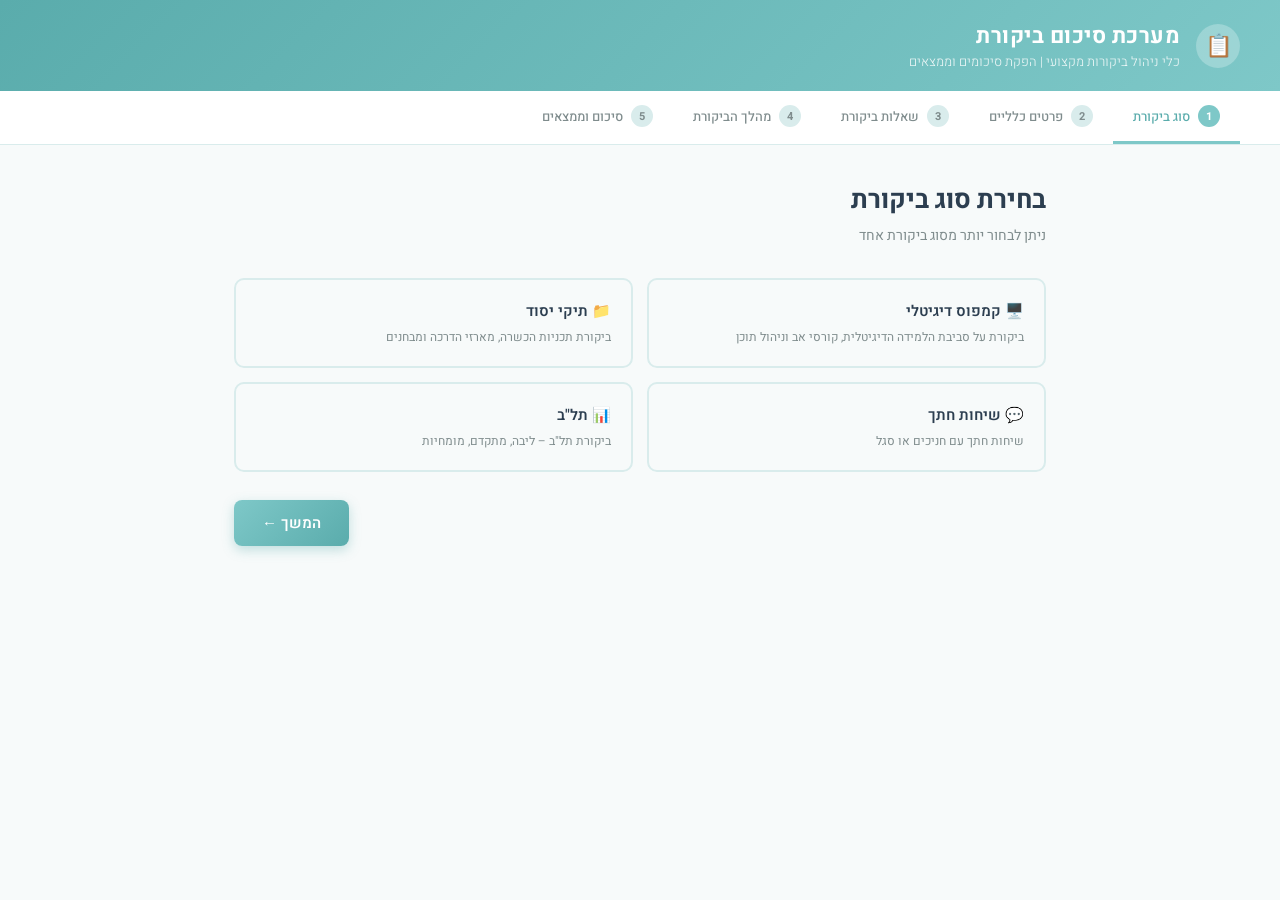
<file: index.html>
<!DOCTYPE html>
<html lang="he" dir="rtl">
<head>
<meta charset="UTF-8">
<meta name="viewport" content="width=device-width, initial-scale=1.0">
<title>מערכת סיכום ביקורת</title>
<link href="https://fonts.googleapis.com/css2?family=Heebo:wght@300;400;500;600;700&display=swap" rel="stylesheet">
<link rel="stylesheet" href="style.css">
</head>
<body>

<header>
  <div class="logo">📋</div>
  <div>
    <h1>מערכת סיכום ביקורת</h1>
    <p>כלי ניהול ביקורות מקצועי | הפקת סיכומים וממצאים</p>
  </div>
</header>
<div id="draft-indicator" style="position:fixed; bottom:20px; left:20px; background:var(--teal-dark); color:white; padding:8px 16px; border-radius:20px; font-size:13px; font-family:Heebo,sans-serif; opacity:0; transition:opacity 0.4s; z-index:999; pointer-events:none;"></div>

<div class="progress-bar">
  <div class="step active" id="step-1"><span class="step-num">1</span> סוג ביקורת</div>
  <div class="step" id="step-2"><span class="step-num">2</span> פרטים כלליים</div>
  <div class="step" id="step-3"><span class="step-num">3</span> שאלות ביקורת</div>
  <div class="step" id="step-4"><span class="step-num">4</span> מהלך הביקורת</div>
  <div class="step" id="step-5"><span class="step-num">5</span> סיכום וממצאים</div>
</div>

<div class="container">

  <!-- Draft banner -->
  <div id="draft-banner" style="display:none; align-items:center; justify-content:space-between; background:#E8F7F7; border:1px solid var(--teal); border-radius:10px; padding:12px 18px; margin-bottom:20px; font-size:13px; color:var(--teal-dark);">
    <span>📂 <strong>נמצאה טיוטה שמורה</strong> – הנתונים שלך שוחזרו אוטומטית</span>
    <button onclick="clearDraft()" style="background:none; border:1px solid var(--teal); border-radius:6px; padding:4px 10px; font-size:12px; color:var(--teal-dark); cursor:pointer; font-family:Heebo,sans-serif;">🗑 מחק טיוטה</button>
  </div>

  <!-- SCREEN 1: Audit Type -->
  <div class="screen active" id="screen-1">
    <div class="page-title">בחירת סוג ביקורת</div>
    <div class="page-subtitle">ניתן לבחור יותר מסוג ביקורת אחד</div>
    <div class="audit-types">
      <div class="audit-type-card" data-type="digital" onclick="toggleType(this)">
        <h3>🖥️ קמפוס דיגיטלי</h3>
        <p>ביקורת על סביבת הלמידה הדיגיטלית, קורסי אב וניהול תוכן</p>
      </div>
      <div class="audit-type-card" data-type="tik" onclick="toggleType(this)">
        <h3>📁 תיקי יסוד</h3>
        <p>ביקורת תכניות הכשרה, מארזי הדרכה ומבחנים</p>
      </div>
      <div class="audit-type-card" data-type="sikhot" onclick="toggleType(this)">
        <h3>💬 שיחות חתך</h3>
        <p>שיחות חתך עם חניכים או סגל</p>
      </div>
      <div class="audit-type-card" data-type="telb" onclick="toggleTelb(this)">
        <h3>📊 תל"ב</h3>
        <p>ביקורת תל"ב – ליבה, מתקדם, מומחיות</p>
        <div id="telb-subtypes" style="display:none; margin-top:12px; flex-direction:column; gap:8px;">
          <div class="telb-sub sub-selected" data-sub="liba" onclick="selectTelbSub(event,'liba')">ליבה</div>
          <div class="telb-sub disabled-sub" data-sub="advanced" onclick="selectTelbSub(event,'advanced')">מתקדם <span class="coming-soon">בפיתוח</span></div>
          <div class="telb-sub disabled-sub" data-sub="expert" onclick="selectTelbSub(event,'expert')">מומחיות <span class="coming-soon">בפיתוח</span></div>
        </div>
      </div>
    </div>
    <div class="nav-buttons" style="margin-top:28px;">
      <span></span>
      <button class="btn btn-primary" onclick="goToScreen(2)">המשך ←</button>
    </div>
  </div>

  <!-- SCREEN 2: Details -->
  <div class="screen" id="screen-2">
    <div class="page-title">פרטים כלליים</div>
    <div class="page-subtitle">מלא את הפרטים הבסיסיים של הביקורת</div>
    <div class="card">
      <div class="card-title">נתוני הביקורת</div>
      <div id="screen2-subtitle" class="card-subtitle">כל השדות הם שדות חובה <span style="color:#E57373;">*</span></div>
      <div class="form-grid">
        <div class="form-group">
          <label for="location">יחידה <span class="required-star" id="location-star">*</span></label>
          <select id="location">
            <option value="">-- בחר יחידה --</option>
            <option>בא"ח</option>
            <option>בא"פ</option>
            <option>חטיבה (בית ספר)</option>
            <option>מכללה</option>
            <option>פיקוד</option>
          </select>
        </div>
        <div class="form-group">
          <label for="date">תאריך <span class="required-star" id="date-star">*</span></label>
          <input type="date" id="date">
        </div>
        <div class="form-group full">
          <label for="subject">נושא <span class="required-star" id="subject-star">*</span></label>
          <input type="text" id="subject" placeholder="נושא הביקורת">
        </div>
        <div class="form-group">
          <label for="coordination">תיאום מול <span class="required-star" id="coordination-star">*</span></label>
          <input type="text" id="coordination" placeholder="שם הגורם המתואם">
        </div>
        <div class="form-group">
          <label for="inspector">מי ביקר <span class="required-star" id="inspector-star">*</span></label>
          <input type="text" id="inspector" placeholder="שם המבקר/ים">
        </div>
        <div class="form-group full">
          <label for="participants">משתתפים <span class="required-star" id="participants-star">*</span></label>
          <input type="text" id="participants" placeholder="שמות המשתתפים בביקורת">
        </div>
        <!-- Sikhot-only fields -->
        <div class="form-group full" id="sikhot-group-row" style="display:none;">
          <label>קבוצת השיחה <span class="required-star">*</span></label>
          <div class="group-type-selector">
            <div class="group-type-btn" id="btn-hanikhin" onclick="selectSikhotGroup('hanikhin')">👤 חניכים</div>
            <div class="group-type-btn" id="btn-sgal" onclick="selectSikhotGroup('sgal')">🎓 סגל</div>
          </div>
        </div>
        <div class="form-group full" id="sikhot-composition-row" style="display:none;">
          <label for="group-composition">הרכב הקבוצה</label>
          <textarea id="group-composition" rows="3" placeholder="פרט את הרכב הקבוצה (תפקידים, מספר משתתפים וכו')..."></textarea>
        </div>
      </div>
    </div>
    <div class="nav-buttons">
      <button class="btn btn-secondary" onclick="goToScreen(1)">→ חזור</button>
      <button class="btn btn-primary" onclick="goToScreen(3)">המשך ←</button>
    </div>
  </div>

  <!-- SCREEN 3: Questions -->
  <div class="screen" id="screen-3">
    <div class="page-title">שאלות ביקורת</div>
    <div class="page-subtitle">חובה לענות על כל השאלות. בדירוג 2 ו-3 יש למלא הערות חובה.</div>
    <div id="questions-container"></div>
    <div class="nav-buttons">
      <button class="btn btn-secondary" onclick="goToScreen(2)">→ חזור</button>
      <button class="btn btn-primary" onclick="goToScreen(4)">המשך ←</button>
    </div>
  </div>

  <!-- SCREEN 4: Audit Progress (optional) -->
  <div class="screen" id="screen-4">
    <div class="page-title">מהלך הביקורת</div>
    <div class="page-subtitle">שדה רשות – ניתן לדלג על מסך זה</div>
    <div class="card">
      <div class="card-title">מהלך הביקורת</div>
      <div class="card-subtitle">שדה זה אינו חובה</div>
      <div class="form-group">
        <textarea id="audit-progress" rows="7" placeholder="תאר את מהלך הביקורת..."></textarea>
      </div>
    </div>
    <div class="nav-buttons">
      <button class="btn btn-secondary" onclick="goToScreen(3)">→ חזור</button>
      <button class="btn btn-primary" onclick="goToScreen(5)">צור סיכום ←</button>
    </div>
  </div>

  <!-- SCREEN 5: Summary -->
  <div class="screen" id="screen-5">
    <div class="page-title">סיכום וממצאים</div>
    <div class="page-subtitle">מלא את הפרטים הנוספים ולאחר מכן הפק את הסיכום הסופי</div>
    <div id="summary-type-sections"></div>
    <div class="card" id="findings-section">
      <div class="card-title">ליקויים שנמצאו</div>
      <div class="card-subtitle">הליקויים מסוננים אוטומטית מהשאלות שסומנו כ"לא קיים"</div>
      <div id="findings-preview" class="findings-preview"></div>
    </div>
    <!-- Signature field -->
    <div class="card" style="margin-bottom:0;">
      <div class="card-title">חתימה</div>
      <div class="form-group">
        <label for="signature">נערך על ידי</label>
        <input type="text" id="signature" placeholder="שם המבקר לחתימה בסיום הסיכום..." oninput="updateFinalOutput()">
      </div>
    </div>

    <div class="copy-btn-wrap" style="margin-top:24px; gap:12px; display:flex; justify-content:flex-end; flex-wrap:wrap;">
      <button class="btn btn-secondary" onclick="goToScreen(4)">→ חזור</button>
      <button class="btn btn-secondary" onclick="downloadTxt()">⬇️ הורד כ-TXT</button>
      <button class="btn btn-orange" id="copy-btn" onclick="copyOutput()">📋 העתק סיכום מלא</button>
    </div>
    <div id="final-output-wrap" style="margin-top:16px;">
      <div class="card-title" style="margin-bottom:12px; font-size:15px;">תצוגה מקדימה של הסיכום</div>
      <div class="summary-output" id="final-output"></div>
    </div>
    <!-- Appendix -->
    <div class="card" style="margin-top:32px;">
      <div class="card-title">נספח ליקויים מלא</div>
      <div class="card-subtitle">טבלה מלאה של כל שאלות הביקורת, הדירוג שנבחר וההערות</div>
      <div style="display:flex; gap:10px; justify-content:flex-end; margin-bottom:14px;">
        <button class="btn btn-secondary" id="copy-appendix-btn" onclick="copyAppendix()">📋 העתק נספח</button>
        <button class="btn btn-orange" onclick="downloadAppendix()">⬇️ הורד כ-CSV</button>
      </div>
      <div id="appendix-container"></div>
    </div>
  </div>

</div>

<script src="app.js"></script>
</body>
</html>
</file>
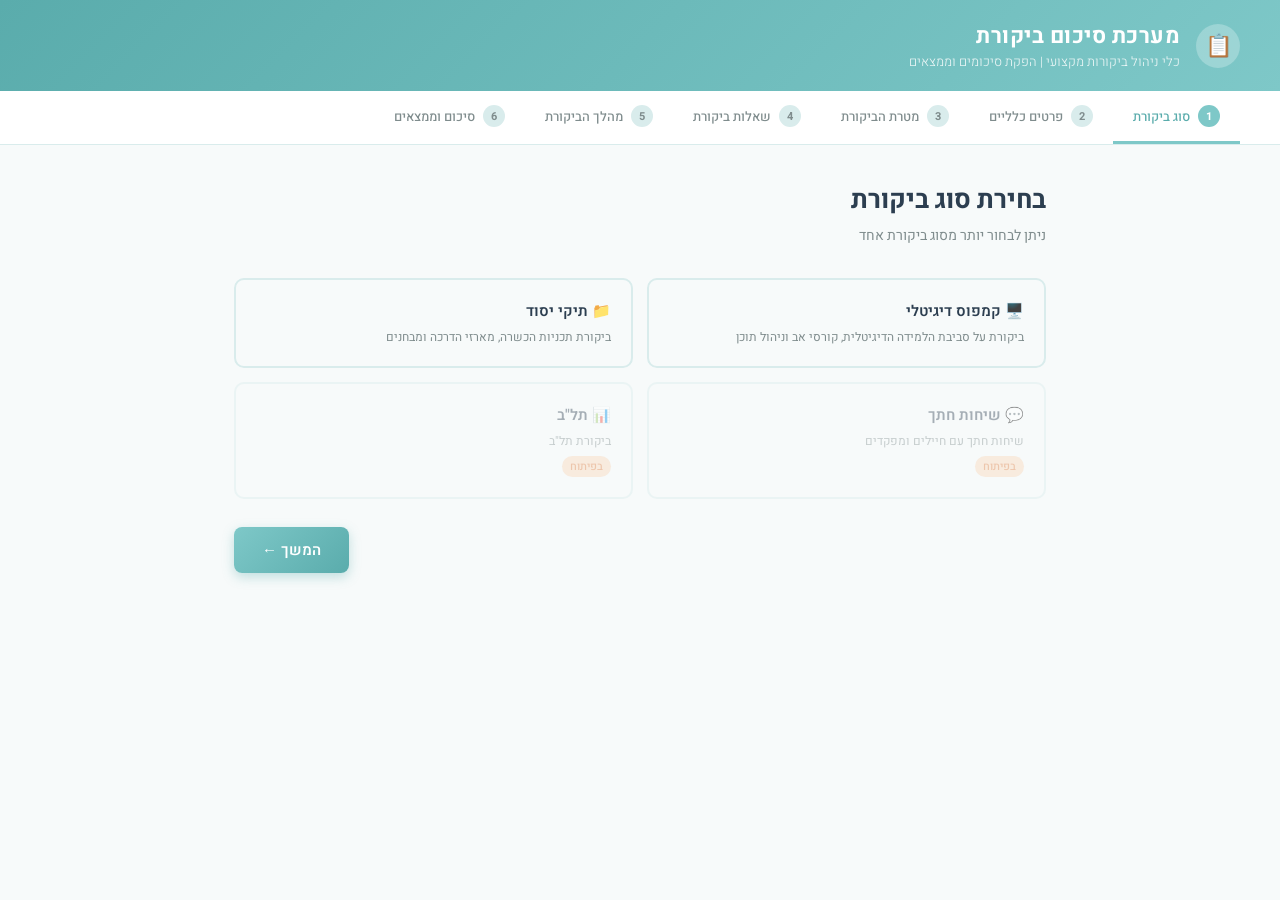
<file: audit-tool.html>
<!DOCTYPE html>
<html lang="he" dir="rtl">
<head>
<meta charset="UTF-8">
<meta name="viewport" content="width=device-width, initial-scale=1.0">
<title>מערכת סיכום ביקורת</title>
<link href="https://fonts.googleapis.com/css2?family=Heebo:wght@300;400;500;600;700&display=swap" rel="stylesheet">
<style>
  :root {
    --teal: #7EC8C8;
    --teal-light: #B8E4E4;
    --teal-dark: #5AACAC;
    --orange: #F4A261;
    --orange-light: #FAD5B5;
    --orange-dark: #E07B3A;
    --bg: #F7FAFA;
    --surface: #FFFFFF;
    --text: #2C3E50;
    --text-light: #7F8C8D;
    --border: #D9ECEC;
    --shadow: 0 2px 12px rgba(126,200,200,0.15);
    --radius: 10px;
  }

  * { box-sizing: border-box; margin: 0; padding: 0; }

  body {
    font-family: 'Heebo', sans-serif;
    background: var(--bg);
    color: var(--text);
    min-height: 100vh;
    direction: rtl;
  }

  header {
    background: linear-gradient(135deg, var(--teal-dark) 0%, var(--teal) 100%);
    color: white;
    padding: 20px 40px;
    display: flex;
    align-items: center;
    gap: 16px;
    box-shadow: 0 4px 16px rgba(90,172,172,0.3);
  }

  header .logo {
    width: 44px; height: 44px;
    background: rgba(255,255,255,0.25);
    border-radius: 50%;
    display: flex; align-items: center; justify-content: center;
    font-size: 22px;
  }

  header h1 { font-size: 22px; font-weight: 700; letter-spacing: 0.5px; }
  header p { font-size: 13px; opacity: 0.85; font-weight: 300; }

  .progress-bar {
    background: var(--surface);
    border-bottom: 1px solid var(--border);
    padding: 0 40px;
    display: flex;
    gap: 0;
    overflow-x: auto;
  }

  .step {
    padding: 14px 20px;
    font-size: 13px;
    font-weight: 500;
    color: var(--text-light);
    border-bottom: 3px solid transparent;
    white-space: nowrap;
    display: flex;
    align-items: center;
    gap: 8px;
    transition: all 0.3s;
  }

  .step.active {
    color: var(--teal-dark);
    border-bottom-color: var(--teal);
  }

  .step.done {
    color: var(--teal);
  }

  .step-num {
    width: 22px; height: 22px;
    border-radius: 50%;
    background: var(--border);
    color: var(--text-light);
    font-size: 11px;
    display: flex; align-items: center; justify-content: center;
    font-weight: 700;
    flex-shrink: 0;
  }

  .step.active .step-num { background: var(--teal); color: white; }
  .step.done .step-num { background: var(--teal-light); color: var(--teal-dark); }

  .container {
    max-width: 860px;
    margin: 0 auto;
    padding: 36px 24px;
  }

  .screen { display: none; }
  .screen.active { display: block; }

  .card {
    background: var(--surface);
    border-radius: var(--radius);
    padding: 32px;
    box-shadow: var(--shadow);
    margin-bottom: 24px;
    border: 1px solid var(--border);
  }

  .card-title {
    font-size: 17px;
    font-weight: 700;
    color: var(--teal-dark);
    margin-bottom: 8px;
    display: flex;
    align-items: center;
    gap: 10px;
  }

  .card-title::before {
    content: '';
    display: block;
    width: 4px; height: 20px;
    background: var(--orange);
    border-radius: 2px;
    flex-shrink: 0;
  }

  .card-subtitle {
    font-size: 13px;
    color: var(--text-light);
    margin-bottom: 24px;
  }

  /* Audit type selection */
  .audit-types {
    display: grid;
    grid-template-columns: 1fr 1fr;
    gap: 14px;
  }

  .audit-type-card {
    border: 2px solid var(--border);
    border-radius: var(--radius);
    padding: 20px;
    cursor: pointer;
    transition: all 0.25s;
    position: relative;
    background: var(--bg);
    user-select: none;
  }

  .audit-type-card:hover:not(.disabled) {
    border-color: var(--teal);
    background: var(--teal-light);
    transform: translateY(-2px);
  }

  .audit-type-card.selected {
    border-color: var(--teal-dark);
    background: linear-gradient(135deg, #E8F7F7 0%, #D0EEEE 100%);
  }

  .audit-type-card.disabled {
    opacity: 0.4;
    cursor: not-allowed;
  }

  .audit-type-card.selected::after {
    content: '✓';
    position: absolute;
    top: 10px;
    left: 10px;
    width: 22px; height: 22px;
    background: var(--teal-dark);
    color: white;
    border-radius: 50%;
    display: flex; align-items: center; justify-content: center;
    font-size: 12px;
    font-weight: 700;
  }

  .audit-type-card h3 { font-size: 15px; font-weight: 600; margin-bottom: 6px; }
  .audit-type-card p { font-size: 12px; color: var(--text-light); }
  .coming-soon {
    font-size: 11px;
    background: var(--orange-light);
    color: var(--orange-dark);
    padding: 2px 8px;
    border-radius: 20px;
    display: inline-block;
    margin-top: 6px;
    font-weight: 500;
  }

  /* Form elements */
  .form-grid {
    display: grid;
    grid-template-columns: 1fr 1fr;
    gap: 18px;
  }

  .form-group {
    display: flex;
    flex-direction: column;
    gap: 7px;
  }

  .form-group.full { grid-column: 1 / -1; }

  label {
    font-size: 13px;
    font-weight: 600;
    color: var(--text);
  }

  input[type="text"], input[type="date"], select, textarea {
    border: 1.5px solid var(--border);
    border-radius: 8px;
    padding: 10px 14px;
    font-family: 'Heebo', sans-serif;
    font-size: 14px;
    color: var(--text);
    background: var(--bg);
    transition: border-color 0.2s, box-shadow 0.2s;
    direction: rtl;
    width: 100%;
  }

  input:focus, select:focus, textarea:focus {
    outline: none;
    border-color: var(--teal);
    box-shadow: 0 0 0 3px rgba(126,200,200,0.2);
    background: white;
  }

  textarea { resize: vertical; min-height: 90px; }

  /* Questions */
  .topic-section {
    margin-bottom: 28px;
  }

  .topic-title {
    font-size: 15px;
    font-weight: 700;
    color: var(--teal-dark);
    padding: 10px 14px;
    background: linear-gradient(135deg, var(--teal-light) 0%, #D5EEEE 100%);
    border-radius: 8px;
    margin-bottom: 12px;
    border-right: 4px solid var(--teal-dark);
  }

  .question-item {
    border: 1.5px solid var(--border);
    border-radius: 8px;
    padding: 16px;
    margin-bottom: 10px;
    background: var(--surface);
    transition: border-color 0.2s;
  }

  .question-item:hover { border-color: var(--teal-light); }

  .question-text {
    font-size: 14px;
    font-weight: 500;
    margin-bottom: 12px;
    line-height: 1.6;
  }

  .question-text em {
    font-style: normal;
    font-weight: 700;
    color: var(--teal-dark);
  }

  .rating-buttons {
    display: flex;
    gap: 8px;
    margin-bottom: 10px;
    flex-wrap: wrap;
  }

  .rating-btn {
    padding: 7px 16px;
    border-radius: 20px;
    border: 1.5px solid var(--border);
    font-family: 'Heebo', sans-serif;
    font-size: 13px;
    font-weight: 500;
    cursor: pointer;
    background: var(--bg);
    color: var(--text-light);
    transition: all 0.2s;
  }

  .rating-btn:hover { border-color: var(--teal); color: var(--teal-dark); }

  .rating-btn.selected-1 { background: #D4EDDA; border-color: #5DB87A; color: #2D7A4B; }
  .rating-btn.selected-2 { background: #FFF3CD; border-color: #FFC107; color: #8A6200; }
  .rating-btn.selected-3 { background: #FDECEA; border-color: #E57373; color: #C62828; }

  .question-notes {
    border: 1.5px solid var(--border);
    border-radius: 6px;
    padding: 8px 12px;
    font-family: 'Heebo', sans-serif;
    font-size: 13px;
    width: 100%;
    background: var(--bg);
    color: var(--text);
    resize: vertical;
    min-height: 60px;
    display: none;
    direction: rtl;
    margin-top: 8px;
  }

  .question-notes.visible { display: block; }

  /* Buttons */
  .btn {
    padding: 12px 28px;
    border-radius: 8px;
    font-family: 'Heebo', sans-serif;
    font-size: 15px;
    font-weight: 600;
    cursor: pointer;
    border: none;
    transition: all 0.2s;
  }

  .btn-primary {
    background: linear-gradient(135deg, var(--teal) 0%, var(--teal-dark) 100%);
    color: white;
    box-shadow: 0 4px 12px rgba(90,172,172,0.35);
  }

  .btn-primary:hover {
    transform: translateY(-2px);
    box-shadow: 0 6px 18px rgba(90,172,172,0.45);
  }

  .btn-secondary {
    background: transparent;
    color: var(--teal-dark);
    border: 1.5px solid var(--teal);
  }

  .btn-secondary:hover { background: var(--teal-light); }

  .btn-orange {
    background: linear-gradient(135deg, var(--orange) 0%, var(--orange-dark) 100%);
    color: white;
    box-shadow: 0 4px 12px rgba(244,162,97,0.35);
  }

  .btn-orange:hover {
    transform: translateY(-2px);
    box-shadow: 0 6px 18px rgba(244,162,97,0.45);
  }

  .nav-buttons {
    display: flex;
    justify-content: space-between;
    align-items: center;
    margin-top: 8px;
  }

  /* Summary output */
  .summary-output {
    background: #FAFFFE;
    border: 1.5px solid var(--border);
    border-radius: var(--radius);
    padding: 32px;
    font-size: 14px;
    line-height: 2;
    white-space: pre-wrap;
    font-family: 'Heebo', sans-serif;
    direction: rtl;
    color: var(--text);
  }

  .copy-btn-wrap {
    display: flex;
    justify-content: flex-end;
    margin-bottom: 12px;
  }

  .page-title {
    font-size: 26px;
    font-weight: 700;
    color: var(--text);
    margin-bottom: 6px;
  }

  .page-subtitle {
    font-size: 14px;
    color: var(--text-light);
    margin-bottom: 32px;
  }

  .alert {
    background: #FFF3CD;
    border: 1px solid #FFD700;
    border-radius: 8px;
    padding: 12px 16px;
    font-size: 13px;
    color: #7A5800;
    margin-bottom: 20px;
  }

  .section-divider {
    height: 1px;
    background: var(--border);
    margin: 24px 0;
  }

  @media (max-width: 600px) {
    .audit-types { grid-template-columns: 1fr; }
    .form-grid { grid-template-columns: 1fr; }
    .container { padding: 20px 14px; }
    header { padding: 16px 20px; }
  }

  .badge {
    display: inline-block;
    padding: 3px 10px;
    border-radius: 20px;
    font-size: 12px;
    font-weight: 600;
    background: var(--teal-light);
    color: var(--teal-dark);
    margin-right: 8px;
  }

  .findings-preview {
    margin-top: 16px;
  }

  .finding-chip {
    display: inline-flex;
    align-items: center;
    gap: 6px;
    background: #FDECEA;
    border: 1px solid #E57373;
    border-radius: 20px;
    padding: 4px 12px;
    font-size: 12px;
    color: #C62828;
    margin: 4px;
  }
</style>
</head>
<body>

<header>
  <div class="logo">📋</div>
  <div>
    <h1>מערכת סיכום ביקורת</h1>
    <p>כלי ניהול ביקורות מקצועי | הפקת סיכומים וממצאים</p>
  </div>
</header>

<div class="progress-bar">
  <div class="step active" id="step-1"><span class="step-num">1</span> סוג ביקורת</div>
  <div class="step" id="step-2"><span class="step-num">2</span> פרטים כלליים</div>
  <div class="step" id="step-3"><span class="step-num">3</span> מטרת הביקורת</div>
  <div class="step" id="step-4"><span class="step-num">4</span> שאלות ביקורת</div>
  <div class="step" id="step-5"><span class="step-num">5</span> מהלך הביקורת</div>
  <div class="step" id="step-6"><span class="step-num">6</span> סיכום וממצאים</div>
</div>

<div class="container">

  <!-- SCREEN 1: Audit Type -->
  <div class="screen active" id="screen-1">
    <div class="page-title">בחירת סוג ביקורת</div>
    <div class="page-subtitle">ניתן לבחור יותר מסוג ביקורת אחד</div>

    <div class="audit-types">
      <div class="audit-type-card" data-type="digital" onclick="toggleType(this)">
        <h3>🖥️ קמפוס דיגיטלי</h3>
        <p>ביקורת על סביבת הלמידה הדיגיטלית, קורסי אב וניהול תוכן</p>
      </div>
      <div class="audit-type-card" data-type="tik" onclick="toggleType(this)">
        <h3>📁 תיקי יסוד</h3>
        <p>ביקורת תכניות הכשרה, מארזי הדרכה ומבחנים</p>
      </div>
      <div class="audit-type-card disabled" data-type="sikhot">
        <h3>💬 שיחות חתך</h3>
        <p>שיחות חתך עם חיילים ומפקדים</p>
        <span class="coming-soon">בפיתוח</span>
      </div>
      <div class="audit-type-card disabled" data-type="telb">
        <h3>📊 תל"ב</h3>
        <p>ביקורת תל"ב</p>
        <span class="coming-soon">בפיתוח</span>
      </div>
    </div>

    <div class="nav-buttons" style="margin-top:28px;">
      <span></span>
      <button class="btn btn-primary" onclick="goToScreen(2)">המשך ←</button>
    </div>
  </div>

  <!-- SCREEN 2: Details -->
  <div class="screen" id="screen-2">
    <div class="page-title">פרטים כלליים</div>
    <div class="page-subtitle">מלא את הפרטים הבסיסיים של הביקורת</div>

    <div class="card">
      <div class="card-title">נתוני הביקורת</div>
      <div class="card-subtitle">כל השדות חשובים לדוח הסיכום הסופי</div>
      <div class="form-grid">
        <div class="form-group">
          <label for="location">מיקום</label>
          <select id="location">
            <option value="">-- בחר מיקום --</option>
            <option>בא"ח</option>
            <option>בא"פ</option>
            <option>חטיבה (בית ספר)</option>
            <option>מכללה</option>
            <option>פיקוד</option>
          </select>
        </div>
        <div class="form-group">
          <label for="date">תאריך</label>
          <input type="date" id="date">
        </div>
        <div class="form-group full">
          <label for="subject">נושא</label>
          <input type="text" id="subject" placeholder="נושא הביקורת">
        </div>
        <div class="form-group">
          <label for="coordination">תיאום מול</label>
          <input type="text" id="coordination" placeholder="שם הגורם המתואם">
        </div>
        <div class="form-group">
          <label for="inspector">מי ביקר</label>
          <input type="text" id="inspector" placeholder="שם המבקר/ים">
        </div>
        <div class="form-group full">
          <label for="participants">משתתפים</label>
          <input type="text" id="participants" placeholder="שמות המשתתפים בביקורת">
        </div>
      </div>
    </div>

    <div class="nav-buttons">
      <button class="btn btn-secondary" onclick="goToScreen(1)">→ חזור</button>
      <button class="btn btn-primary" onclick="goToScreen(3)">המשך ←</button>
    </div>
  </div>

  <!-- SCREEN 3: Audit Goal -->
  <div class="screen" id="screen-3">
    <div class="page-title">מטרת הביקורת</div>
    <div class="page-subtitle">פרט את מטרות הביקורת שתיכלל בדוח</div>

    <div class="card">
      <div class="card-title">מטרת הביקורת</div>
      <div class="form-group">
        <textarea id="audit-goal" rows="6" placeholder="תאר את מטרות הביקורת..."></textarea>
      </div>
    </div>

    <div class="nav-buttons">
      <button class="btn btn-secondary" onclick="goToScreen(2)">→ חזור</button>
      <button class="btn btn-primary" onclick="goToScreen(4)">המשך ←</button>
    </div>
  </div>

  <!-- SCREEN 4: Questions -->
  <div class="screen" id="screen-4">
    <div class="page-title">שאלות ביקורת</div>
    <div class="page-subtitle">סמן 1-3 לכל שאלה: קיים / קיים חלקית / לא קיים</div>

    <div id="questions-container"></div>

    <div class="nav-buttons">
      <button class="btn btn-secondary" onclick="goToScreen(3)">→ חזור</button>
      <button class="btn btn-primary" onclick="goToScreen(5)">המשך ←</button>
    </div>
  </div>

  <!-- SCREEN 5: Audit Progress -->
  <div class="screen" id="screen-5">
    <div class="page-title">מהלך הביקורת</div>
    <div class="page-subtitle">תאר את מהלך הביקורת שיכלל בדוח</div>

    <div class="card">
      <div class="card-title">מהלך הביקורת</div>
      <div class="form-group">
        <textarea id="audit-progress" rows="7" placeholder="תאר את מהלך הביקורת..."></textarea>
      </div>
    </div>

    <div class="nav-buttons">
      <button class="btn btn-secondary" onclick="goToScreen(4)">→ חזור</button>
      <button class="btn btn-primary" onclick="buildSummaryScreen(); goToScreen(6)">צור סיכום ←</button>
    </div>
  </div>

  <!-- SCREEN 6: Summary -->
  <div class="screen" id="screen-6">
    <div class="page-title">סיכום וממצאים</div>
    <div class="page-subtitle">מלא את הפרטים הנוספים ולאחר מכן הפק את הסיכום הסופי</div>

    <div id="summary-type-sections"></div>

    <div class="card" id="findings-section">
      <div class="card-title">ליקויים שנמצאו</div>
      <div class="card-subtitle">הליקויים מסוננים אוטומטית מהשאלות שסומנו כ"לא קיים"</div>
      <div id="findings-preview" class="findings-preview"></div>
    </div>

    <div class="copy-btn-wrap" style="margin-top:24px; gap: 12px; display:flex; justify-content: flex-end;">
      <button class="btn btn-secondary" onclick="goToScreen(5)">→ חזור</button>
      <button class="btn btn-orange" onclick="copyOutput()">📋 העתק סיכום מלא</button>
    </div>

    <div id="final-output-wrap" style="margin-top:16px;">
      <div class="card-title" style="margin-bottom:12px; font-size:15px;">תצוגה מקדימה של הסיכום</div>
      <div class="summary-output" id="final-output"></div>
    </div>
  </div>

</div>

<script>
// Data
const auditTypes = {
  digital: 'קמפוס דיגיטלי',
  tik: 'תיקי יסוד'
};

const questions = {
  digital: {
    title: 'קמפוס דיגיטלי',
    topics: [
      {
        title: '1. קורסי אב',
        questions: [
          'האם קיימים קורסי אב התואמים את <em>תיק היסוד</em>?',
          'האם <em>כלי הערכה</em> מקושרים ממאגר התוכן היחידתי בעץ ניהול ההדרכה, אל קורס האב: מבחנים, דפי תצפית, משוב?',
          'האם <em>המידע המקצועי</em> מקושר מהתוכן אשר מופיע בתיק היסוד?',
          'האם <em>המשקלים</em> בעץ ההערכה תואמים את תיק היסוד?',
          'האם <em>המבחנים המתוקפים</em> נמצאים בקורס האב והאם נעשה שימוש ע"ג המערכת?'
        ]
      },
      {
        title: '2. ניהול תוכן',
        questions: [
          'האם קיימים <em>מצגות, סרטונים, לומדות</em> ושיעורים התומכים את נושאי הלימוד וההדרכה ולא קיימים בו תכנים שאינם הדרכתיים?',
          'האם קיימים <em>מאגרי שאלות</em> לפי נושאים, השאלות מוגדרות לפי רמת קושי וסיווג רלוונטי?'
        ]
      },
      {
        title: '3. פיתוח סגל',
        questions: [
          'האם מתקיימת במהלך הכנת הסגל <em>הדרכה בנושא הקמפוס הדיגיטלי לסגל</em> - הזנות על חניכים, שימוש בדוחות, שימוש בלו"ז ועוד?'
        ]
      },
      {
        title: '4. ניהול סביבת למידה',
        questions: [
          'האם מבצעים <em>סיכומי מחזור</em> לשם זיכרון ארגוני? (כולל שאלוני משוב לחניכים וסיכום כתוב הכולל הפק"ל)'
        ]
      }
    ]
  },
  tik: {
    title: 'תיקי יסוד',
    topics: [
      {
        title: '1. תכנית ההכשרה',
        questions: [
          'האם לקחים ושינויים עקרוניים בתכניות ההכשרה מעודכנים בתיקי היסוד?',
          'האם <em>תכניות הכשרה</em> מתקיימות בפועל בהתאמה לתיקי היסוד?',
          'האם לקראת כל מחזור הכשרה מתקיים <em>אישור תוכניות</em> אל מול תיק יסוד?'
        ]
      },
      {
        title: '2. מארזי הדרכה',
        questions: [
          'האם מוגדרות <em>מטרות הדרכתיות</em> במארזי ההדרכה ומבנה יחידת הלימוד והשיטה מותאמים להשגת המטרות?',
          '<em>מערכי השיעור</em> כוללים הנחיות מקצועיות והדרכתיות מספקות למדריך, ובמידת הצורך מותאמים להעברת השיעור עם מצגת/עזרים אחרים?'
        ]
      },
      {
        title: '3. מבחנים',
        questions: [
          'לכל מבחן עיוני קיימת הגדרה של נושא המבחן והמשקל היחסי שלהם במבחן (כמו טבלת מתאר)?',
          'קיימים <em>דפי הערכה</em> למבחן מעשי (תפעול אמצעים, התנסויות פיקודיות/הדרכתיות)?',
          'האם <em>המבחנים המעשיים והעיוניים</em> מאושרים על ידי גורם תורתי/מקצועי והדרכתי?'
        ]
      }
    ]
  }
};

// State
let state = {
  selectedTypes: [],
  answers: {}, // key: "type_topicIdx_qIdx" => {rating: 1|2|3, notes: ""}
  summaryTexts: {} // key: type => text
};

function toggleType(el) {
  if (el.classList.contains('disabled')) return;
  const type = el.dataset.type;
  el.classList.toggle('selected');
  if (state.selectedTypes.includes(type)) {
    state.selectedTypes = state.selectedTypes.filter(t => t !== type);
  } else {
    state.selectedTypes.push(type);
  }
}

function goToScreen(n) {
  if (n === 1) {
    // ok
  } else if (n === 2) {
    if (state.selectedTypes.length === 0) {
      alert('יש לבחור לפחות סוג ביקורת אחד');
      return;
    }
  }

  document.querySelectorAll('.screen').forEach(s => s.classList.remove('active'));
  document.getElementById('screen-' + n).classList.add('active');

  // Update progress
  for (let i = 1; i <= 6; i++) {
    const step = document.getElementById('step-' + i);
    step.classList.remove('active', 'done');
    if (i < n) step.classList.add('done');
    if (i === n) step.classList.add('active');
  }

  if (n === 4) buildQuestionsScreen();
  window.scrollTo(0, 0);
}

function stripHtml(html) {
  return html.replace(/<[^>]+>/g, '');
}

function buildQuestionsScreen() {
  const container = document.getElementById('questions-container');
  container.innerHTML = '';

  state.selectedTypes.forEach(type => {
    if (!questions[type]) return;
    const auditData = questions[type];

    const typeHeader = document.createElement('div');
    typeHeader.innerHTML = `<div style="font-size:18px; font-weight:700; color:var(--orange-dark); margin-bottom:20px; margin-top:12px; display:flex; align-items:center; gap:10px;"><span style="background:var(--orange-light); padding:4px 14px; border-radius:20px;">${auditData.title}</span></div>`;
    container.appendChild(typeHeader);

    const card = document.createElement('div');
    card.className = 'card';
    card.style.marginBottom = '24px';

    auditData.topics.forEach((topic, topicIdx) => {
      const topicDiv = document.createElement('div');
      topicDiv.className = 'topic-section';

      const topicTitle = document.createElement('div');
      topicTitle.className = 'topic-title';
      topicTitle.textContent = topic.title;
      topicDiv.appendChild(topicTitle);

      topic.questions.forEach((q, qIdx) => {
        const key = `${type}_${topicIdx}_${qIdx}`;
        if (!state.answers[key]) state.answers[key] = { rating: 0, notes: '' };

        const qItem = document.createElement('div');
        qItem.className = 'question-item';

        const qText = document.createElement('div');
        qText.className = 'question-text';
        qText.innerHTML = q;

        const ratingDiv = document.createElement('div');
        ratingDiv.className = 'rating-buttons';

        const ratings = [
          { val: 1, label: '1 – קיים', cls: 'selected-1' },
          { val: 2, label: '2 – קיים חלקית', cls: 'selected-2' },
          { val: 3, label: '3 – לא קיים', cls: 'selected-3' }
        ];

        const notesArea = document.createElement('textarea');
        notesArea.className = 'question-notes';
        notesArea.placeholder = 'הערות (אופציונלי)...';
        notesArea.value = state.answers[key].notes;
        notesArea.addEventListener('input', e => {
          state.answers[key].notes = e.target.value;
        });

        ratings.forEach(r => {
          const btn = document.createElement('button');
          btn.className = 'rating-btn';
          btn.textContent = r.label;
          if (state.answers[key].rating === r.val) {
            btn.classList.add(r.cls);
            if (r.val === 3) notesArea.classList.add('visible');
          }
          btn.addEventListener('click', () => {
            ratingDiv.querySelectorAll('.rating-btn').forEach(b => b.className = 'rating-btn');
            btn.classList.add(r.cls);
            state.answers[key].rating = r.val;
            if (r.val === 3) {
              notesArea.classList.add('visible');
            } else {
              notesArea.classList.remove('visible');
            }
          });
          ratingDiv.appendChild(btn);
        });

        qItem.appendChild(qText);
        qItem.appendChild(ratingDiv);
        qItem.appendChild(notesArea);
        topicDiv.appendChild(qItem);
      });

      card.appendChild(topicDiv);
    });

    container.appendChild(card);
  });
}

function buildSummaryScreen() {
  const sectionsDiv = document.getElementById('summary-type-sections');
  sectionsDiv.innerHTML = '';

  state.selectedTypes.forEach(type => {
    const typeName = auditTypes[type] || type;
    const card = document.createElement('div');
    card.className = 'card';

    const titleDiv = document.createElement('div');
    titleDiv.className = 'card-title';
    titleDiv.textContent = typeName;

    const subtitle = document.createElement('div');
    subtitle.className = 'card-subtitle';
    subtitle.textContent = 'מלל חופשי לסיכום סוג ביקורת זה';

    const ta = document.createElement('textarea');
    ta.rows = 5;
    ta.style.width = '100%';
    ta.style.border = '1.5px solid var(--border)';
    ta.style.borderRadius = '8px';
    ta.style.padding = '10px 14px';
    ta.style.fontFamily = 'Heebo, sans-serif';
    ta.style.fontSize = '14px';
    ta.style.direction = 'rtl';
    ta.style.resize = 'vertical';
    ta.placeholder = `פרט ממצאים לגבי ${typeName}...`;
    ta.value = state.summaryTexts[type] || '';
    ta.addEventListener('input', e => {
      state.summaryTexts[type] = e.target.value;
      updateFinalOutput();
    });

    card.appendChild(titleDiv);
    card.appendChild(subtitle);
    card.appendChild(ta);
    sectionsDiv.appendChild(card);
  });

  // Build findings
  const findingsDiv = document.getElementById('findings-preview');
  findingsDiv.innerHTML = '';
  const findings = getFindings();
  if (findings.length === 0) {
    findingsDiv.innerHTML = '<p style="color:var(--text-light); font-size:13px;">לא נמצאו ליקויים (לא סומנו שאלות כ"לא קיים")</p>';
  } else {
    findings.forEach(f => {
      const chip = document.createElement('div');
      chip.className = 'finding-chip';
      chip.style.display = 'flex';
      chip.style.flexDirection = 'column';
      chip.style.alignItems = 'flex-start';
      chip.style.borderRadius = '8px';
      chip.style.margin = '6px 0';
      chip.style.padding = '8px 14px';
      chip.innerHTML = `<span style="font-weight:600;">• ${f.text}</span>${f.notes ? `<span style="font-size:11px; color:#888; margin-top:3px;">(${f.notes})</span>` : ''}`;
      findingsDiv.appendChild(chip);
    });
  }

  updateFinalOutput();
}

function getFindings() {
  const findings = [];
  Object.keys(state.answers).forEach(key => {
    const ans = state.answers[key];
    if (ans.rating === 3) {
      const parts = key.split('_');
      const type = parts[0];
      const topicIdx = parseInt(parts[1]);
      const qIdx = parseInt(parts[2]);
      if (questions[type] && questions[type].topics[topicIdx]) {
        const rawQ = questions[type].topics[topicIdx].questions[qIdx];
        findings.push({
          text: stripHtml(rawQ),
          notes: ans.notes
        });
      }
    }
  });
  return findings;
}

function updateFinalOutput() {
  const loc = document.getElementById('location').value;
  const date = document.getElementById('date').value;
  const subject = document.getElementById('subject').value;
  const coord = document.getElementById('coordination').value;
  const inspector = document.getElementById('inspector').value;
  const participants = document.getElementById('participants').value;
  const goal = document.getElementById('audit-goal').value;
  const progress = document.getElementById('audit-progress').value;

  let dateFormatted = date;
  if (date) {
    const d = new Date(date);
    dateFormatted = d.toLocaleDateString('he-IL');
  }

  let output = '';
  output += `ביקורת ${state.selectedTypes.map(t => auditTypes[t]).join(' + ')}\n`;
  output += `═══════════════════════════════════\n\n`;
  output += `מיקום: ${loc || '___'}\n`;
  output += `תאריך: ${dateFormatted || '___'}\n`;
  output += `נושא: ${subject || '___'}\n`;
  output += `תיאום מול: ${coord || '___'}\n`;
  output += `מי ביקר: ${inspector || '___'}\n`;
  output += `משתתפים: ${participants || '___'}\n`;
  output += `\nמטרת הביקורת:\n${goal || '___'}\n`;
  output += `\nמהלך הביקורת:\n${progress || '___'}\n`;
  output += `\n═══════════════════════════════════\n`;
  output += `סיכום וממצאים\n`;
  output += `═══════════════════════════════════\n\n`;

  state.selectedTypes.forEach(type => {
    const typeName = auditTypes[type] || type;
    output += `${typeName}:\n`;
    output += `${state.summaryTexts[type] || '___'}\n\n`;
  });

  const findings = getFindings();
  if (findings.length > 0) {
    output += `ליקויים:\n`;
    findings.forEach(f => {
      output += `• ${f.text}`;
      if (f.notes) output += ` (${f.notes})`;
      output += '\n';
    });
    output += '\n';
  }

  output += `תג"ב אחרון לתיקון ליקויים אלו הינו: ___________`;

  document.getElementById('final-output').textContent = output;
}

function copyOutput() {
  updateFinalOutput();
  const text = document.getElementById('final-output').textContent;
  navigator.clipboard.writeText(text).then(() => {
    const btn = document.querySelector('.btn-orange');
    const orig = btn.textContent;
    btn.textContent = '✅ הועתק בהצלחה!';
    btn.style.background = 'linear-gradient(135deg, #5DB87A, #3A9A5C)';
    setTimeout(() => {
      btn.textContent = orig;
      btn.style.background = '';
    }, 2000);
  });
}
</script>
</body>
</html>
</file>
<file: style.css>
:root {
  --teal: #7EC8C8;
  --teal-light: #B8E4E4;
  --teal-dark: #5AACAC;
  --orange: #F4A261;
  --orange-light: #FAD5B5;
  --orange-dark: #E07B3A;
  --bg: #F7FAFA;
  --surface: #FFFFFF;
  --text: #2C3E50;
  --text-light: #7F8C8D;
  --border: #D9ECEC;
  --shadow: 0 2px 12px rgba(126,200,200,0.15);
  --radius: 10px;
}

* { box-sizing: border-box; margin: 0; padding: 0; }

body {
  font-family: 'Heebo', sans-serif;
  background: var(--bg);
  color: var(--text);
  min-height: 100vh;
  direction: rtl;
}

header {
  background: linear-gradient(135deg, var(--teal-dark) 0%, var(--teal) 100%);
  color: white;
  padding: 20px 40px;
  display: flex;
  align-items: center;
  gap: 16px;
  box-shadow: 0 4px 16px rgba(90,172,172,0.3);
}

header .logo {
  width: 44px; height: 44px;
  background: rgba(255,255,255,0.25);
  border-radius: 50%;
  display: flex; align-items: center; justify-content: center;
  font-size: 22px;
}

header h1 { font-size: 22px; font-weight: 700; letter-spacing: 0.5px; }
header p { font-size: 13px; opacity: 0.85; font-weight: 300; }

.progress-bar {
  background: var(--surface);
  border-bottom: 1px solid var(--border);
  padding: 0 40px;
  display: flex;
  gap: 0;
  overflow-x: auto;
}

.step {
  padding: 14px 20px;
  font-size: 13px;
  font-weight: 500;
  color: var(--text-light);
  border-bottom: 3px solid transparent;
  white-space: nowrap;
  display: flex;
  align-items: center;
  gap: 8px;
  transition: all 0.3s;
}

.step.active {
  color: var(--teal-dark);
  border-bottom-color: var(--teal);
}

.step.done {
  color: var(--teal);
}

.step-num {
  width: 22px; height: 22px;
  border-radius: 50%;
  background: var(--border);
  color: var(--text-light);
  font-size: 11px;
  display: flex; align-items: center; justify-content: center;
  font-weight: 700;
  flex-shrink: 0;
}

.step.active .step-num { background: var(--teal); color: white; }
.step.done .step-num { background: var(--teal-light); color: var(--teal-dark); }

.container {
  max-width: 860px;
  margin: 0 auto;
  padding: 36px 24px;
}

.screen { display: none; }
.screen.active { display: block; }

.card {
  background: var(--surface);
  border-radius: var(--radius);
  padding: 32px;
  box-shadow: var(--shadow);
  margin-bottom: 24px;
  border: 1px solid var(--border);
}

.card-title {
  font-size: 17px;
  font-weight: 700;
  color: var(--teal-dark);
  margin-bottom: 8px;
  display: flex;
  align-items: center;
  gap: 10px;
}

.card-title::before {
  content: '';
  display: block;
  width: 4px; height: 20px;
  background: var(--orange);
  border-radius: 2px;
  flex-shrink: 0;
}

.card-subtitle {
  font-size: 13px;
  color: var(--text-light);
  margin-bottom: 24px;
}

/* Audit type selection */
.audit-types {
  display: grid;
  grid-template-columns: 1fr 1fr;
  gap: 14px;
}

.audit-type-card {
  border: 2px solid var(--border);
  border-radius: var(--radius);
  padding: 20px;
  cursor: pointer;
  transition: all 0.25s;
  position: relative;
  background: var(--bg);
  user-select: none;
}

.audit-type-card:hover:not(.disabled) {
  border-color: var(--teal);
  background: var(--teal-light);
  transform: translateY(-2px);
}

.audit-type-card.selected {
  border-color: var(--teal-dark);
  background: linear-gradient(135deg, #E8F7F7 0%, #D0EEEE 100%);
}

.audit-type-card.disabled {
  opacity: 0.4;
  cursor: not-allowed;
}

.audit-type-card.selected::after {
  content: '✓';
  position: absolute;
  top: 10px;
  left: 10px;
  width: 22px; height: 22px;
  background: var(--teal-dark);
  color: white;
  border-radius: 50%;
  display: flex; align-items: center; justify-content: center;
  font-size: 12px;
  font-weight: 700;
}

.audit-type-card h3 { font-size: 15px; font-weight: 600; margin-bottom: 6px; }
.audit-type-card p { font-size: 12px; color: var(--text-light); }
.coming-soon {
  font-size: 11px;
  background: var(--orange-light);
  color: var(--orange-dark);
  padding: 2px 8px;
  border-radius: 20px;
  display: inline-block;
  margin-top: 6px;
  font-weight: 500;
}

/* Form elements */
.form-grid {
  display: grid;
  grid-template-columns: 1fr 1fr;
  gap: 18px;
}

.form-group {
  display: flex;
  flex-direction: column;
  gap: 7px;
}

.form-group.full { grid-column: 1 / -1; }

label {
  font-size: 13px;
  font-weight: 600;
  color: var(--text);
}

label .required-star {
  color: #E57373;
  margin-right: 3px;
}

input[type="text"], input[type="date"], select, textarea {
  border: 1.5px solid var(--border);
  border-radius: 8px;
  padding: 10px 14px;
  font-family: 'Heebo', sans-serif;
  font-size: 14px;
  color: var(--text);
  background: var(--bg);
  transition: border-color 0.2s, box-shadow 0.2s;
  direction: rtl;
  width: 100%;
}

input:focus, select:focus, textarea:focus {
  outline: none;
  border-color: var(--teal);
  box-shadow: 0 0 0 3px rgba(126,200,200,0.2);
  background: white;
}

input.field-error, select.field-error, textarea.field-error {
  border-color: #E57373;
  box-shadow: 0 0 0 3px rgba(229,115,115,0.2);
}

textarea { resize: vertical; min-height: 90px; }

/* Questions */
.topic-section {
  margin-bottom: 28px;
}

.topic-title {
  font-size: 15px;
  font-weight: 700;
  color: var(--teal-dark);
  padding: 10px 14px;
  background: linear-gradient(135deg, var(--teal-light) 0%, #D5EEEE 100%);
  border-radius: 8px;
  margin-bottom: 12px;
  border-right: 4px solid var(--teal-dark);
}

.question-item {
  border: 1.5px solid var(--border);
  border-radius: 8px;
  padding: 16px;
  margin-bottom: 10px;
  background: var(--surface);
  transition: border-color 0.2s;
}

.question-item:hover { border-color: var(--teal-light); }
.question-item.unanswered { border-color: #E57373; background: #fff8f8; }

.question-text {
  font-size: 14px;
  font-weight: 500;
  margin-bottom: 12px;
  line-height: 1.6;
}

.question-text em {
  font-style: normal;
  font-weight: 700;
  color: var(--teal-dark);
}

.rating-buttons {
  display: flex;
  gap: 8px;
  margin-bottom: 10px;
  flex-wrap: wrap;
}

.rating-btn {
  padding: 7px 16px;
  border-radius: 20px;
  border: 1.5px solid var(--border);
  font-family: 'Heebo', sans-serif;
  font-size: 13px;
  font-weight: 500;
  cursor: pointer;
  background: var(--bg);
  color: var(--text-light);
  transition: all 0.2s;
}

.rating-btn:hover { border-color: var(--teal); color: var(--teal-dark); }

.rating-btn.selected-1 { background: #D4EDDA; border-color: #5DB87A; color: #2D7A4B; }
.rating-btn.selected-2 { background: #FFF3CD; border-color: #FFC107; color: #8A6200; }
.rating-btn.selected-3 { background: #FDECEA; border-color: #E57373; color: #C62828; }

.question-notes {
  border: 1.5px solid var(--border);
  border-radius: 6px;
  padding: 8px 12px;
  font-family: 'Heebo', sans-serif;
  font-size: 13px;
  width: 100%;
  background: var(--bg);
  color: var(--text);
  resize: vertical;
  min-height: 60px;
  display: none;
  direction: rtl;
  margin-top: 8px;
}

.question-notes.visible { display: block; }
.question-notes.notes-required { border-color: #FFC107; background: #FFFDE7; }

/* Buttons */
.btn {
  padding: 12px 28px;
  border-radius: 8px;
  font-family: 'Heebo', sans-serif;
  font-size: 15px;
  font-weight: 600;
  cursor: pointer;
  border: none;
  transition: all 0.2s;
}

.btn-primary {
  background: linear-gradient(135deg, var(--teal) 0%, var(--teal-dark) 100%);
  color: white;
  box-shadow: 0 4px 12px rgba(90,172,172,0.35);
}

.btn-primary:hover {
  transform: translateY(-2px);
  box-shadow: 0 6px 18px rgba(90,172,172,0.45);
}

.btn-secondary {
  background: transparent;
  color: var(--teal-dark);
  border: 1.5px solid var(--teal);
}

.btn-secondary:hover { background: var(--teal-light); }

.btn-orange {
  background: linear-gradient(135deg, var(--orange) 0%, var(--orange-dark) 100%);
  color: white;
  box-shadow: 0 4px 12px rgba(244,162,97,0.35);
}

.btn-orange:hover {
  transform: translateY(-2px);
  box-shadow: 0 6px 18px rgba(244,162,97,0.45);
}

.nav-buttons {
  display: flex;
  justify-content: space-between;
  align-items: center;
  margin-top: 8px;
}

/* Summary output */
.summary-output {
  background: #FAFFFE;
  border: 1.5px solid var(--border);
  border-radius: var(--radius);
  padding: 32px;
  font-size: 14px;
  line-height: 2;
  white-space: pre-wrap;
  font-family: 'Heebo', sans-serif;
  direction: rtl;
  color: var(--text);
}

.copy-btn-wrap {
  display: flex;
  justify-content: flex-end;
  margin-bottom: 12px;
}

.page-title {
  font-size: 26px;
  font-weight: 700;
  color: var(--text);
  margin-bottom: 6px;
}

.page-subtitle {
  font-size: 14px;
  color: var(--text-light);
  margin-bottom: 32px;
}

.alert {
  background: #FFF3CD;
  border: 1px solid #FFD700;
  border-radius: 8px;
  padding: 12px 16px;
  font-size: 13px;
  color: #7A5800;
  margin-bottom: 20px;
}

.section-divider {
  height: 1px;
  background: var(--border);
  margin: 24px 0;
}

@media (max-width: 600px) {
  .audit-types { grid-template-columns: 1fr; }
  .form-grid { grid-template-columns: 1fr; }
  .container { padding: 20px 14px; }
  header { padding: 16px 20px; }
}

.badge {
  display: inline-block;
  padding: 3px 10px;
  border-radius: 20px;
  font-size: 12px;
  font-weight: 600;
  background: var(--teal-light);
  color: var(--teal-dark);
  margin-right: 8px;
}

.findings-preview {
  margin-top: 16px;
}

.finding-chip {
  display: flex;
  flex-direction: row;
  justify-content: space-between;
  align-items: flex-start;
  border-radius: 8px;
  margin: 6px 0;
  padding: 8px 14px;
  background: #FDECEA;
  border: 1px solid #E57373;
  font-size: 13px;
  color: #C62828;
  gap: 8px;
  transition: all 0.2s;
}

.finding-chip.finding-hidden {
  background: #F5F5F5;
  border-color: #BDBDBD;
  color: #9E9E9E;
  opacity: 0.75;
}

/* Appendix table */
.appendix-table {
  width: 100%;
  border-collapse: collapse;
  font-size: 13px;
  margin-top: 8px;
}

.appendix-table th {
  background: linear-gradient(135deg, var(--teal-light) 0%, #D5EEEE 100%);
  color: var(--teal-dark);
  font-weight: 700;
  padding: 10px 12px;
  text-align: right;
  border: 1px solid var(--border);
}

.appendix-table td {
  padding: 9px 12px;
  border: 1px solid var(--border);
  vertical-align: top;
  line-height: 1.5;
}

.appendix-table tr:nth-child(even) td { background: #F7FAFA; }
.appendix-table tr:hover td { background: #EEF8F8; }

.rating-badge {
  display: inline-block;
  padding: 2px 10px;
  border-radius: 20px;
  font-size: 12px;
  font-weight: 600;
  white-space: nowrap;
}

.rating-badge-1 { background: #D4EDDA; color: #2D7A4B; border: 1px solid #5DB87A; }
.rating-badge-2 { background: #FFF3CD; color: #8A6200; border: 1px solid #FFC107; }
.rating-badge-3 { background: #FDECEA; color: #C62828; border: 1px solid #E57373; }

/* N/A button */
.na-btn {
  flex-shrink: 0;
  padding: 4px 12px;
  border-radius: 20px;
  border: 1.5px solid var(--border);
  font-family: 'Heebo', sans-serif;
  font-size: 12px;
  font-weight: 600;
  cursor: pointer;
  background: var(--bg);
  color: var(--text-light);
  transition: all 0.2s;
  white-space: nowrap;
}
.na-btn:hover { border-color: #9E9E9E; color: #616161; }
.na-btn.na-active { background: #EEEEEE; border-color: #9E9E9E; color: #616161; }
.na-btn-sm { padding: 3px 9px; font-size: 11px; }

/* N/A badge in appendix */
.rating-badge-na { background: #EEEEEE; color: #757575; border: 1px solid #BDBDBD; }

/* Telb sub-types */
.telb-sub {
  padding: 7px 14px;
  border-radius: 8px;
  border: 1.5px solid var(--border);
  font-size: 13px;
  font-weight: 600;
  cursor: pointer;
  background: white;
  color: var(--text);
  transition: all 0.2s;
}
.telb-sub:hover:not(.disabled-sub) { border-color: var(--teal); background: var(--teal-light); }
.telb-sub.sub-selected { border-color: var(--teal-dark); background: var(--teal-light); color: var(--teal-dark); }
.telb-sub.disabled-sub { opacity: 0.5; cursor: not-allowed; display: flex; align-items: center; gap: 8px; }

/* Sikhot group type selector */
.group-type-selector {
  display: flex;
  gap: 12px;
  margin-top: 4px;
}

.group-type-btn {
  flex: 1;
  padding: 14px 20px;
  border: 2px solid var(--border);
  border-radius: var(--radius);
  font-family: 'Heebo', sans-serif;
  font-size: 15px;
  font-weight: 600;
  cursor: pointer;
  background: var(--bg);
  color: var(--text);
  text-align: center;
  transition: all 0.25s;
  user-select: none;
}

.group-type-btn:hover {
  border-color: var(--teal);
  background: var(--teal-light);
}

.group-type-btn.selected {
  border-color: var(--teal-dark);
  background: linear-gradient(135deg, #E8F7F7 0%, #D0EEEE 100%);
  color: var(--teal-dark);
}
</file>
